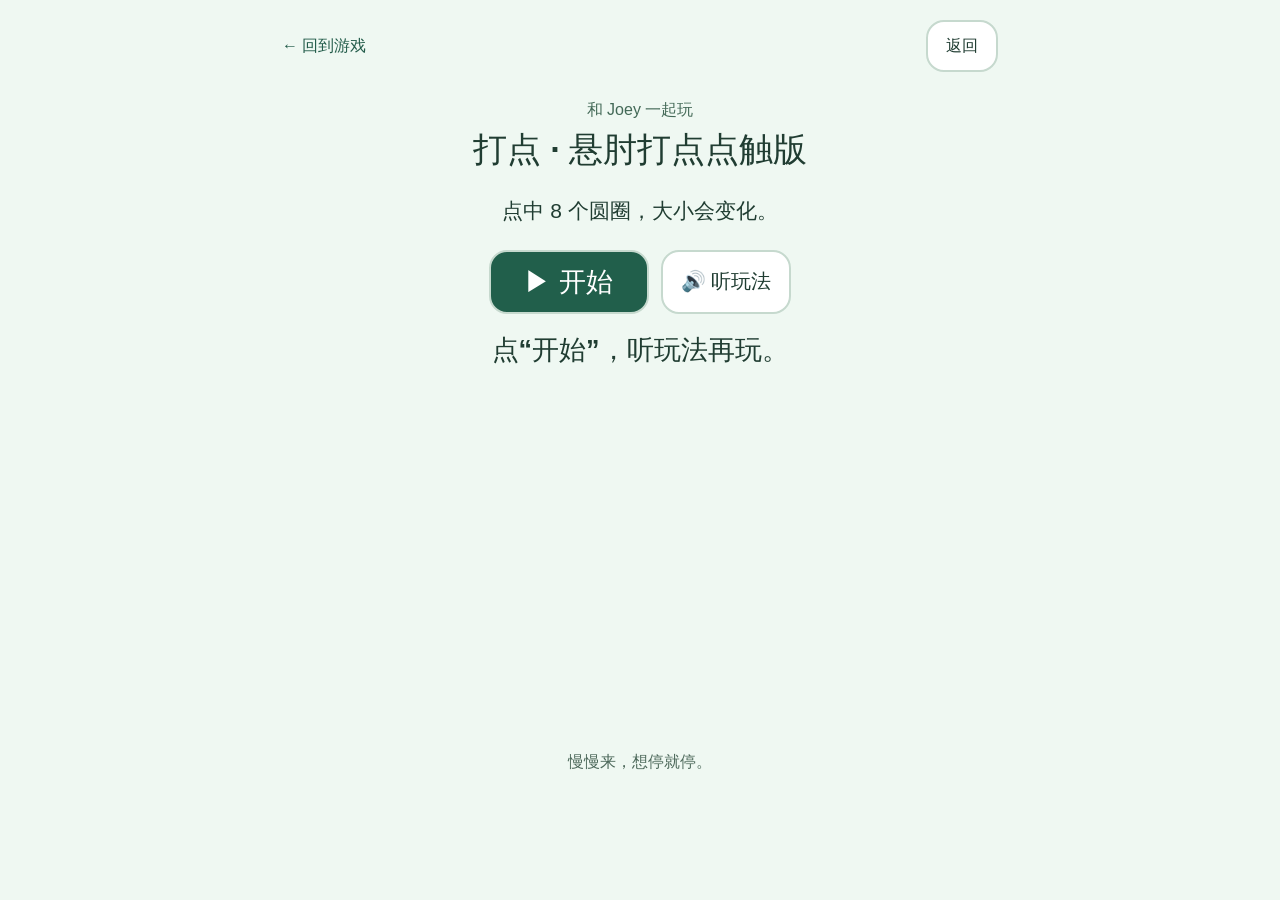
<file: frontend/games/focus.html>
<!doctype html>
<html lang="zh-CN"><head><meta charset="utf-8"><meta name="viewport" content="width=device-width,initial-scale=1,viewport-fit=cover,maximum-scale=1,user-scalable=no"><title>小步 · 点触游戏</title><link rel="stylesheet" href="focus.css"><script defer src="../js/lib/sound-focus.js"></script><script defer src="audio/manifest.js"></script><script defer src="voice.js"></script><script defer src="focus.js"></script></head>
<body><main><header><a id="back" href="joey.html?embed=1">← 回到游戏</a><button id="exit" type="button" aria-label="返回任务">返回</button></header><p class="eyebrow">和 Joey 一起玩</p><h1 id="title"></h1><p id="instruction"></p><div id="options" aria-label="选择方格数量" hidden><button data-size="3" aria-pressed="true">3 × 3</button><button data-size="4" aria-pressed="false">4 × 4</button></div><div class="voice-controls"><button id="start" type="button">▶ 开始</button><button id="speak" type="button">🔊 听玩法</button></div><p id="voice-hint" role="status"></p><p id="timer" hidden>用时 0 秒</p><p id="status" role="status" aria-live="polite"></p><section id="board" aria-label="游戏区"></section><footer><button id="again" type="button">重新开始</button></footer><p class="quiet">慢慢来，想停就停。</p></main></body></html>
</file>
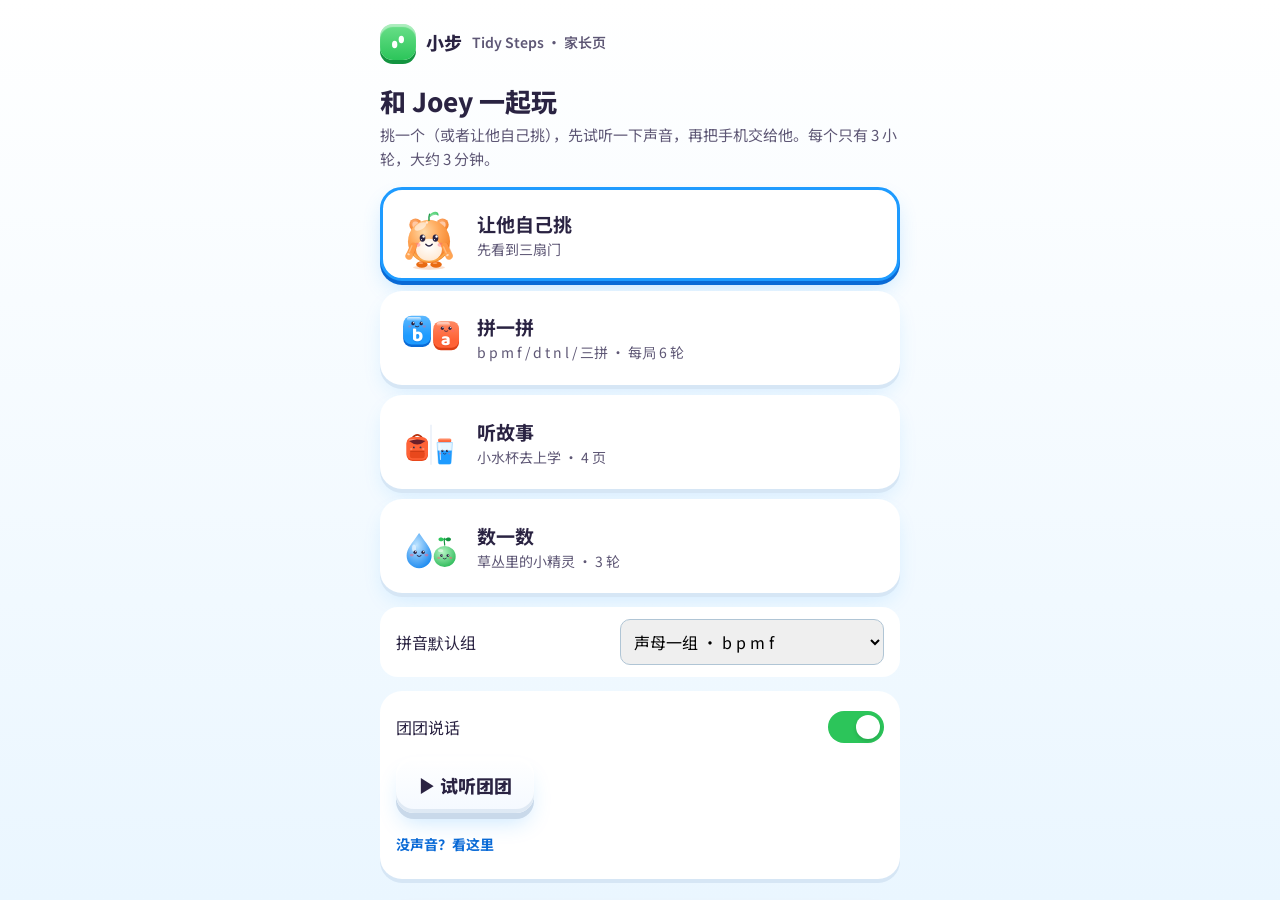
<file: frontend/games/joey.html>
<!DOCTYPE html>
<html lang="zh-CN">
<head>
<meta charset="utf-8">
<meta name="viewport" content="width=device-width,initial-scale=1,viewport-fit=cover,maximum-scale=1,user-scalable=no">
<meta name="theme-color" content="#EAF6FF">
<title>小步 · Tidy Steps｜Joey 一起玩</title>
<link rel="icon" href="data:,">
<link rel="stylesheet" href="tokens.css">
<style>
:root{
  --cream:#F4FAFF; --ink:var(--ts-ink-900); --ink2:var(--ts-ink-600);
  --coral:var(--ts-coral-500); --coral-d:var(--ts-coral-700); --sun:var(--ts-sun-500); --sun-d:var(--ts-sun-700);
  --sky:var(--ts-sky-500); --sky-d:var(--ts-sky-700); --leaf:var(--ts-leaf-500); --leaf-d:var(--ts-leaf-700); --plum:var(--ts-grape-500); --plum-d:var(--ts-grape-700);
  --spring:var(--ts-ease-spring);
  --font:var(--ts-font-cn);
}
*{box-sizing:border-box;-webkit-tap-highlight-color:transparent;user-select:none;-webkit-user-select:none}
html,body{margin:0;height:100%;background:var(--cream);color:var(--ink);font-family:var(--font);overflow:hidden;touch-action:manipulation;overscroll-behavior:none}
button{font:inherit;color:inherit;border:0;background:none;padding:0;cursor:pointer}
svg{display:block;overflow:visible}

/* ---------- 家长设置页 ---------- */
#setup{position:fixed;inset:0;overflow:auto;background:linear-gradient(180deg,#FFFFFF,#EAF6FF);padding:24px 20px 40px}
.sw{max-width:520px;margin:0 auto}
.brand{display:flex;align-items:center;gap:10px;font-weight:800;font-size:18px;color:var(--ink)}
.brand small{font-weight:600;color:var(--ink2);font-size:14px}
.brand .dot{width:36px;height:36px;border-radius:13px;background:linear-gradient(180deg,#6BE08A,var(--ts-leaf-500));display:grid;place-items:center;box-shadow:0 4px 0 var(--ts-leaf-700),inset 0 3px 1px rgba(255,255,255,.45)}
.sh{font-size:26px;font-weight:800;margin:22px 0 4px}
.sp{color:var(--ink2);font-size:15px;margin:0 0 16px;line-height:1.6}
.pick{display:flex;align-items:center;gap:14px;width:100%;background:#fff;border-radius:22px;padding:12px 16px;margin:10px 0;box-shadow:0 4px 0 #D6E6F5,0 10px 22px -6px rgba(30,155,255,.18);border:3px solid transparent;text-align:left;transition:transform .2s var(--spring)}
.pick:active{transform:scale(.97)}
.pick.on{border-color:var(--ts-sky-500);box-shadow:0 4px 0 var(--ts-sky-700),0 10px 22px -6px rgba(30,155,255,.3)}
.pick .pi{width:64px;height:64px;flex-shrink:0}
.pick b{font-size:19px;display:block}
.pick span small{color:var(--ink2);font-size:14px;display:block;margin-top:2px}
.prow{display:flex;align-items:center;justify-content:space-between;background:#fff;border-radius:18px;padding:12px 16px;margin:14px 0;font-size:16px}
.tog{width:56px;height:32px;border-radius:99px;background:var(--ts-ink-300);position:relative;transition:background .2s}
.tog::after{content:"";position:absolute;left:4px;top:4px;width:24px;height:24px;border-radius:50%;background:#fff;box-shadow:0 2px 4px rgba(0,0,0,.15);transition:transform .25s var(--spring)}
.tog.on{background:var(--leaf)}.tog.on::after{transform:translateX(24px)}
.go{display:flex;align-items:center;justify-content:center;gap:10px;width:100%;min-height:68px;border-radius:26px;font-size:22px;font-weight:800;color:#fff;
  background:linear-gradient(180deg,#FF8A63 0%,var(--ts-coral-500) 60%);box-shadow:var(--ts-raised-story);margin-top:22px;transition:transform .15s,box-shadow .15s}
.go:active{transform:translateY(7px);box-shadow:var(--ts-pressed-story)}
.tipbox{background:#FFF;border-radius:18px;padding:14px 16px;font-size:14px;color:var(--ink2);line-height:1.7;margin-top:16px}
.last{background:var(--ts-leaf-50);color:var(--ts-leaf-700);border-radius:16px;padding:10px 14px;font-size:14px;margin-top:10px}
.back{display:inline-block;margin-top:18px;color:var(--ink2);font-size:14px;text-decoration:none}

/* ---------- 儿童模式 ---------- */
#kid{position:fixed;inset:0;display:none;overflow:hidden;background:radial-gradient(130% 75% at 50% 0%,#FFFFFF 0%,#EEF8FF 50%,#D9EFFF 100%)}
#kid.show{display:block}
.bgdeco{position:absolute;inset:0;pointer-events:none}
.top{position:absolute;top:calc(12px + env(safe-area-inset-top));left:12px;right:12px;display:flex;justify-content:space-between;z-index:20;pointer-events:none}
.top .grp{display:flex;gap:10px;pointer-events:auto}
.ib{width:68px;height:68px;border-radius:50%;background:linear-gradient(180deg,#fff,#F4F9FF);box-shadow:var(--ts-raised-white);display:grid;place-items:center;transition:transform .15s var(--ts-ease-out),box-shadow .15s}
.ib svg{width:32px;height:32px}
.ib:active{transform:translateY(4px);box-shadow:var(--ts-pressed-white)}
#scene{position:absolute;inset:0;display:flex;align-items:center;justify-content:center}
.stage{position:relative;width:100%;height:100%;display:flex;flex-direction:column;align-items:center;justify-content:center;padding:84px 16px 24px}
.guide{position:absolute;left:8px;bottom:calc(10px + env(safe-area-inset-bottom));width:min(30vw,150px);z-index:5;cursor:pointer;touch-action:manipulation}
@media (orientation:portrait){ .stage{padding-bottom:calc(min(26vw,130px) + 20px)} .guide{width:min(26vw,130px)} }
@media (orientation:landscape){ .guide{width:min(24vh,190px);left:18px;bottom:18px} .stage{padding:80px 40px 24px 210px} }

/* 3D 主按钮 */
.big{position:relative;border-radius:34px;transition:transform .25s var(--spring)}
.big:active{transform:translateY(7px)}
.big::after{content:"";position:absolute;left:12%;right:46%;top:6px;height:min(14%,18px);border-radius:999px;background:linear-gradient(180deg,rgba(255,255,255,.42),rgba(255,255,255,0));pointer-events:none}
.door::after{left:9%;right:58%;top:7px}
.next{width:clamp(96px,24vmin,140px);height:clamp(96px,24vmin,140px);border-radius:50%;background:linear-gradient(180deg,#5FE27F 0%,var(--ts-leaf-500) 60%);box-shadow:var(--ts-raised-primary);display:grid;place-items:center}
.next:active{box-shadow:var(--ts-pressed-primary)}
.next svg{width:52%;height:52%}

/* 动画 */
@keyframes bob{0%,100%{transform:translateY(0)}50%{transform:translateY(-8px)}}
@keyframes breathe{0%,100%{transform:scale(1)}50%{transform:scale(1.06)}}
@keyframes squish{0%{transform:scale(1)}30%{transform:scale(1.18,.82)}55%{transform:scale(.9,1.12)}75%{transform:scale(1.04,.97)}100%{transform:scale(1)}}
@keyframes jump{0%,100%{transform:translateY(0) scale(1)}15%{transform:translateY(0) scale(1.1,.88)}45%{transform:translateY(-34%) scale(.94,1.08)}70%{transform:translateY(0) scale(1.08,.92)}}
@keyframes popin{0%{transform:scale(0) rotate(-10deg);opacity:0}70%{transform:scale(1.08) rotate(2deg);opacity:1}100%{transform:scale(1) rotate(0)}}
@keyframes glow{0%,100%{filter:drop-shadow(0 0 0 rgba(255,196,20,0))}50%{filter:drop-shadow(0 0 20px rgba(255,196,20,1))}}
@keyframes fly{0%{transform:translate(0,0) rotate(0) scale(.6);opacity:1}100%{transform:translate(var(--dx),var(--dy)) rotate(var(--r)) scale(1);opacity:0}}
@keyframes tap{0%,100%{transform:translate(0,0) scale(1)}50%{transform:translate(-6px,-6px) scale(.86)}}
@keyframes drive{0%{transform:translateX(0)}12%{transform:translateX(-5%) rotate(1.5deg)}40%{transform:translateX(16%) rotate(-2deg)}62%{transform:translateX(-7%) rotate(1deg)}80%{transform:translateX(3%)}100%{transform:translateX(0)}}
@keyframes wiggle{0%,100%{transform:rotate(0)}25%{transform:rotate(-7deg)}75%{transform:rotate(7deg)}}
@keyframes sway{0%,100%{transform:rotate(-3deg)}50%{transform:rotate(3deg)}}
@keyframes rise{0%{transform:translateY(60%)}100%{transform:translateY(0)}}
.bob{animation:bob 2.8s ease-in-out infinite}
.squish{animation:squish .5s var(--spring)}
.jump{animation:jump .7s ease-out}
.dance{animation:jump .6s ease-out 3}
.glow{animation:glow 1.6s ease-in-out infinite, breathe 1.6s ease-in-out infinite}
.hintpulse{animation:glow 1.1s ease-in-out infinite, breathe 1.1s ease-in-out infinite}
#hand{position:fixed;width:84px;height:84px;z-index:30;pointer-events:none;display:none}
#hand.show{display:block}
#hand svg{width:100%;height:100%;animation:tap 1s var(--ts-ease-out) infinite;filter:drop-shadow(0 6px 8px rgba(10,106,214,.3))}
#hand .ripple{transform-origin:35px 14px;transform-box:view-box;animation:ripple 1s ease-out infinite}
@keyframes ripple{0%{transform:scale(.4);opacity:.95}100%{transform:scale(1.9);opacity:0}}
.conf{position:fixed;width:18px;height:18px;z-index:40;pointer-events:none;animation:fly 1.3s cubic-bezier(.2,.7,.3,1) forwards}

/* 团团说话 */
.tt .m-open{display:none}
.tt.talk .m-open{display:block;animation:breathe .25s infinite}
.tt.talk .m-close{display:none}
.tt .armR{transform-origin:150px 120px;transition:transform .4s var(--spring)}
.tt.point .armR{transform:rotate(-55deg)}
.tt.wave .armR{animation:wave .5s ease-in-out infinite alternate}
@keyframes wave{from{transform:rotate(-80deg)}to{transform:rotate(-40deg)}}

/* 门（儿童首页） */
.doors{display:flex;gap:clamp(14px,3vmin,28px);flex-direction:column;align-items:center;width:100%}
@media (orientation:landscape){.doors{flex-direction:row;justify-content:center}}
.door{width:min(80vw,310px);height:min(21vh,180px);border-radius:var(--ts-radius-xl);display:flex;align-items:center;gap:10px;padding:10px 20px;color:#fff;font-weight:900;font-size:clamp(28px,7.4vmin,40px);letter-spacing:2px}
@media (orientation:landscape){.door{width:min(25vw,250px);height:min(56vh,330px);flex-direction:column;justify-content:center;padding:18px}}
.door .art{width:min(30vw,130px);height:min(30vw,130px);flex-shrink:0}
@media (orientation:landscape){.door .art{width:min(18vw,170px);height:min(18vw,170px)}}
.d1{background:linear-gradient(180deg,#5CB8FF 0%,var(--ts-sky-500) 60%);box-shadow:var(--ts-raised-pinyin)}.d1:active{box-shadow:var(--ts-pressed-pinyin)}
.d2{background:linear-gradient(180deg,#FF8A63 0%,var(--ts-coral-500) 60%);box-shadow:var(--ts-raised-story)}.d2:active{box-shadow:var(--ts-pressed-story)}
.d3{background:linear-gradient(180deg,#A07DFF 0%,var(--ts-grape-500) 60%);box-shadow:var(--ts-raised-count)}.d3:active{box-shadow:var(--ts-pressed-count)}
.door span{text-shadow:0 3px 0 rgba(0,0,0,.14)}

.doors{display:grid;grid-template-columns:repeat(2,minmax(0,1fr));gap:14px;max-width:850px}.doors .door{width:100%;height:clamp(110px,21vh,165px);min-width:0;flex-direction:column;justify-content:center;padding:12px;gap:6px;font-size:clamp(23px,4vmin,32px);text-decoration:none;letter-spacing:0}.doors .door .art{width:70px;height:65px}.focus-art{white-space:nowrap;display:grid;place-items:center;font-size:34px;font-weight:900}.d4{background:#2e7c5d;box-shadow:0 5px 0 #20553f}.d5{background:#a96213;box-shadow:0 5px 0 #74400c}@media(orientation:landscape){.doors{grid-template-columns:repeat(3,minmax(0,1fr))}.doors .door{height:clamp(110px,27vh,185px)}}
/* 拼一拼 */
.slots{display:flex;gap:clamp(10px,3vmin,18px);align-items:center;justify-content:center}
.slot{width:clamp(120px,32vmin,190px);height:clamp(132px,35vmin,210px);border-radius:34px;border:6px dashed var(--ts-sky-300);background:rgba(255,255,255,.7);position:relative}
.slot .ltr{position:absolute;inset:-6px}
.tray{display:flex;gap:clamp(18px,6vmin,40px);margin-top:clamp(24px,6vmin,46px);min-height:clamp(132px,35vmin,210px);align-items:center}
.ltr{width:clamp(120px,32vmin,190px);height:clamp(132px,35vmin,210px);position:relative;transition:transform .55s var(--spring)}
.ltr svg{width:100%;height:100%}
.ghost{opacity:0;pointer-events:none}
.merge .slot{border-color:transparent;background:transparent}
.merge{gap:0!important}
.result{display:flex;flex-direction:column;align-items:center;gap:6px;margin-top:10px}
.py{font-family:var(--ts-font-latin);font-size:clamp(64px,17vmin,110px);font-weight:800;color:var(--ts-coral-500);text-shadow:0 5px 0 var(--ts-coral-50);line-height:1;letter-spacing:2px;animation:popin .6s var(--spring)}
.pic{width:clamp(150px,40vmin,240px);height:clamp(120px,32vmin,190px);animation:popin .7s var(--spring)}
.word{font-size:clamp(28px,7vmin,40px);font-weight:900}
.word em{font-style:normal;color:var(--ts-coral-500)}

/* 绘本 */
.book{width:min(94vw,820px);background:#fff;border-radius:38px;padding:clamp(10px,2vmin,16px);box-shadow:0 10px 0 #CFE3F5,0 24px 40px -8px rgba(30,155,255,.22);display:flex;flex-direction:column;align-items:center}
@media (orientation:landscape){.book{width:min(70vw,760px)}}
.art2{width:100%;aspect-ratio:4/3;border-radius:28px;overflow:hidden;position:relative}
@media (orientation:landscape){.art2{aspect-ratio:16/8}}
.art2 svg{width:100%;height:100%}
.line{display:flex;flex-wrap:wrap;justify-content:center;gap:4px;margin:clamp(10px,2vmin,16px) 0 4px;min-height:60px;align-items:center}
.line button{font-size:clamp(28px,7vmin,40px);font-weight:900;padding:4px 12px;min-height:64px;border-radius:14px;transition:background .2s,transform .2s var(--spring)}
.line button.lit{background:var(--ts-sun-300);transform:translateY(-3px)}
.pg{display:flex;gap:10px;margin-top:6px}
.pg i{width:12px;height:12px;border-radius:50%;background:var(--ts-sky-100);display:block}
.pg i.on{background:var(--ts-coral-500)}
.nextwrap{position:absolute;right:clamp(14px,4vmin,30px);bottom:calc(clamp(14px,4vmin,30px) + env(safe-area-inset-bottom));z-index:6}
@media (orientation:portrait){.nextwrap{left:50%;right:auto;transform:translateX(-50%)}}

/* 数一数 */
.meadow{width:min(94vw,860px);aspect-ratio:3/3.9;border-radius:40px;position:relative;overflow:hidden;overflow:clip;box-shadow:0 10px 0 #4FCB6E,0 24px 40px -8px rgba(44,197,90,.3)}
@media (orientation:landscape){.meadow{aspect-ratio:16/9.6;width:min(70vw,800px);max-height:66vh}.spot{width:20%}}
.meadow>svg.bg{position:absolute;inset:0;width:100%;height:100%}
.spot{position:absolute;width:30%;aspect-ratio:1/1.1;cursor:pointer}
.crit{position:absolute;left:8%;right:8%;bottom:18%;top:0;transition:transform .55s var(--spring);transform:translateY(30%)}
.crit.out{transform:translateY(0)}
.crit svg{width:100%;height:100%}
.bush{position:absolute;left:-14%;right:-14%;bottom:-6%;height:46%;pointer-events:none}
.badge{pointer-events:none}
.badge{position:absolute;left:50%;top:-16%;transform:translateX(-50%);width:clamp(40px,10vmin,58px);height:clamp(40px,10vmin,58px);border-radius:50%;background:#fff;color:var(--ts-grape-500);font-family:var(--ts-font-latin);font-weight:800;font-size:clamp(26px,6.4vmin,36px);display:grid;place-items:center;box-shadow:0 5px 0 var(--ts-grape-300),0 10px 16px -4px rgba(91,47,224,.3);animation:popin .45s var(--spring)}
.sum{display:flex;align-items:center;gap:14px;margin-top:14px;animation:popin .6s var(--spring)}
.sum b{font-family:var(--ts-font-latin);font-size:clamp(72px,18vmin,120px);font-weight:800;color:var(--ts-grape-500);line-height:1;text-shadow:0 6px 0 var(--ts-grape-50)}

/* 只用发光、不改 transform 的目标（SVG 组、草丛里的小精灵） */
.tg.glow,.tg.hintpulse,.crit.glow,.crit.hintpulse{animation:glow 1.1s ease-in-out infinite}
.door .art svg,.pi svg{width:100%;height:100%}
/* 覆盖层 */
.ov{position:absolute;inset:0;z-index:25;display:flex;flex-direction:column;align-items:center;justify-content:center;gap:18px;background:rgba(240,248,255,.95);animation:popin .35s ease-out}
.ov .tt{width:min(46vmin,240px)}
.tthost{aspect-ratio:220/250}.tthost svg{width:100%;height:100%;display:block}
@media (prefers-reduced-motion:reduce){*{animation-duration:.01ms!important;animation-iteration-count:1!important;transition-duration:.01ms!important}}
/* v5：家长页声音卡 / 提示 */
.sndcard{background:#fff;border-radius:22px;padding:6px 16px 12px;margin:14px 0;box-shadow:0 4px 0 #D6E6F5}
.sndcard .prow{margin:6px 0;padding:8px 0;background:none}
.testrow{display:flex;align-items:center;gap:12px;flex-wrap:wrap}
.testbtn{height:56px;padding:0 22px;font:800 18px/1 var(--ts-font-cn);border-radius:18px}
.testres{font-size:14px;color:var(--ts-text-secondary)}
.testres.ok{color:var(--ts-leaf-700)}.testres.bad{color:var(--ts-coral-700)}
.tip{margin-top:10px;font-size:14px;color:var(--ts-text-secondary);line-height:1.7}
.tip summary{cursor:pointer;font-weight:700;color:var(--ts-sky-700);min-height:44px;display:flex;align-items:center}
.tip ol,.tipbox ul{margin:6px 0 0;padding-left:20px}
#btnDoor{width:auto;min-width:80px;display:flex;align-items:center;gap:5px;padding:0 10px;font-size:16px}#btnDoor svg{width:26px;height:26px}
.pgate{position:absolute;right:calc(14px + env(safe-area-inset-right));bottom:calc(14px + env(safe-area-inset-bottom));width:64px;height:64px;border-radius:50%;background:rgba(255,255,255,.85);box-shadow:0 3px 0 #D6E6F5;display:grid;place-items:center;opacity:.8}
.pgate svg.ic{width:28px;height:28px}
.pgate .ring circle{stroke:var(--ts-ink-600)}
/* v5：再听一次（团团旁的小喇叭；声音失败时跳动） */
.hear{position:absolute;z-index:6;width:64px;height:64px;border-radius:50%;background:linear-gradient(180deg,#fff,#F4F9FF);box-shadow:var(--ts-raised-white);display:grid;place-items:center;
  left:calc(min(26vw,130px) - 8px);bottom:calc(min(26vw,130px) * .8 + 10px + env(safe-area-inset-bottom));transition:transform .15s var(--ts-ease-out)}
@media (orientation:landscape){.hear{left:calc(min(24vh,190px) + 4px);bottom:calc(min(24vh,190px) * .8 + 18px)}}
.hear svg{width:30px;height:30px}
.hear:not(.alert){opacity:.9}
.hear:active{transform:translateY(4px);box-shadow:var(--ts-pressed-white)}
.hear.alert{animation:glow 1.1s ease-in-out infinite, breathe 1.1s ease-in-out infinite;background:linear-gradient(180deg,#FFE066,#FFC414);box-shadow:var(--ts-raised-sun)}
.mama{width:min(30vmin,150px);height:min(30vmin,150px)}
.ovrow{display:flex;align-items:center;gap:clamp(10px,4vmin,30px)}
.sheet{position:absolute;inset:0;z-index:40;background:rgba(42,35,66,.45);display:flex;align-items:flex-end;justify-content:center}
.sheet .card{background:#fff;border-radius:28px 28px 0 0;padding:22px 20px calc(22px + env(safe-area-inset-bottom));max-width:560px;width:100%;font-size:15px;line-height:1.7;color:var(--ts-text-primary)}
.sheet .card h3{margin:0 0 6px;font-size:20px}
.sheet .card ul{margin:0 0 14px;padding-left:20px;color:var(--ts-text-secondary)}
.sheet .row{display:flex;gap:12px;flex-wrap:wrap}
.sheet .row button{flex:1;min-height:60px;border-radius:18px;font:800 17px/1 var(--ts-font-cn)}
</style>
<link rel="stylesheet" href="thinking-hub.css">
</head>
<body>

<!-- ================= 家长设置（交出设备前） ================= -->
<section id="setup">
 <div class="sw">
  <div class="brand"><span class="dot"><svg width="20" height="20" viewBox="0 0 24 24"><ellipse cx="8" cy="15" rx="3.2" ry="4.5" fill="#fff"/><ellipse cx="16" cy="9" rx="3.2" ry="4.5" fill="#fff"/></svg></span>小步 <small>Tidy Steps · 家长页</small></div>
  <div class="sh">和 Joey 一起玩</div>
  <p class="sp">挑一个（或者让他自己挑），先试听一下声音，再把手机交给他。每个只有 3 小轮，大约 3 分钟。</p>
  <div id="picks"></div>
  <div class="sndcard">
   <div class="prow"><span>团团说话</span><button class="tog" id="tgSound" aria-label="声音开关"></button></div>
   <div class="testrow"><button class="ts-btn ts-white testbtn" id="btnTest">▶ 试听团团</button><span id="testRes" class="testres"></span></div>
   <details class="tip" id="sndTip"><summary>没声音？看这里</summary><ol>
    <li>先把手机<b>媒体音量</b>调大；iPhone 侧边静音键拨到响铃也试试。</li>
    <li><b>不要在微信 / QQ / 压缩包预览里直接打开</b>——先解压，再用 Safari 或 Chrome 打开 <code>joey.html</code>（或打开单文件版 <code>joey-onefile.html</code>）。</li>
    <li>点「试听团团」能听到，交给 Joey 后就能听到；听不到时，团团旁边的小喇叭会跳动，让他点一下就能重播。</li>
   </ol></details>
  </div>
  <button class="go" id="handoff">交给 Joey <svg width="26" height="26" viewBox="0 0 24 24"><path d="M8 5l11 7-11 7z" fill="#fff"/></svg></button>
  <div id="lastplay"></div>
  <div class="tipbox"><b>陪的时候（只在这一页显示，孩子看不到）</b>
   <ul>
    <li>坐在旁边就好，先别替他点；他卡住时指一指<b>发光、在跳的东西</b>，团团也会用小手指给他看。</li>
    <li>他点右上角<b>举手</b>＝请你过来帮忙：屏幕上只有团团和「妈妈」图标；你看完后点绿色 ▶ 继续。点右下角的<b>家长</b>进入家长页。</li>
    <li>点左上角<b>返回</b>回到上一层；不需要等待。</li>
    <li>点结束页右下角的<b>家长</b>进入家长页。</li>
    <li>团团说的话都是预先录好的童声；没有录音的句子才会用手机自带语音。</li>
   </ul></div>
 </div>
</section>

<!-- ================= 儿童模式 ================= -->
<section id="kid">
 <svg class="bgdeco" viewBox="0 0 400 800" preserveAspectRatio="xMidYMid slice">
  <circle cx="350" cy="80" r="70" fill="#FFE066" opacity=".45"/><circle cx="350" cy="80" r="44" fill="#FFE066" opacity=".5"/>
  <circle cx="40" cy="720" r="120" fill="#CFEAFF" opacity=".7"/><circle cx="390" cy="600" r="46" fill="#E8FBEA"/><circle cx="24" cy="210" r="28" fill="#F2ECFF"/>
 </svg>
 <div class="top">
  <div class="grp"><button class="ib" id="btnDoor" aria-label="返回"></button></div>
  <div class="grp"><button class="ib" id="btnHelp" aria-label="请妈妈帮忙"></button></div>
 </div>
 <div id="scene"></div>
 <div class="guide" id="guide" role="button" aria-label="团团（点我再听一次）"></div>
 <button class="hear" id="hear" aria-label="再听一次"></button>
 <div id="ovl"></div>
</section>
<div id="hand"></div>

<script src="ts-art.js"></script>
<script src="tuantuan.js"></script>
<script src="confetti.js"></script>
<link rel="stylesheet" href="pinyin.css">
<script src="audio/manifest.js"></script>
<script src="audio/pinyin-manifest.js"></script>
<script src="pinyin.js"></script>
<script src="../js/lib/sound-focus.js"></script>
<script src="voice.js"></script>
<script>
/* =========================================================
   小步 · Tidy Steps — Joey 儿童端 v5（预录童声 + 家长/孩子界面严格分开 + 按钮全检；共享 tokens.css / ts-art.js / tuantuan.js / confetti.js / voice.js）
   ========================================================= */
const $=s=>document.querySelector(s);
const KEY='tidyJoeyV5';
let _old={};try{_old=JSON.parse(localStorage.getItem(KEY)||localStorage.getItem('tidyJoeyV3')||'{}')}catch(e){}
// v5：旧版里孩子可能误点过静音并被记住 → 迁移时声音一律重新打开（静音只在家长页设置）
if(!localStorage.getItem(KEY)) _old.mute=false;
const ST=Object.assign({mute:false,plays:[],pyStart:0,pick:'choose'},_old);
const save=()=>localStorage.setItem(KEY,JSON.stringify(ST));

/* ---------------- 声音 ---------------- */
function say(parts,onend){ Voice.muted=ST.mute; Voice.play(parts,onend,{gapMs:180}); }
/* 团团实例（向导 + 覆盖层里的） */
const TUANS=new Set();let GUIDE=null;
function mountTuan(el,state){const t=new Tuan(el,{state:state||'idle'});TUANS.add(t);return t;}
function live(){return [...TUANS].filter(t=>t.alive&&t.host.isConnected);}
function talk(on){live().forEach(t=>t.talk(on));}
function talkFor(ms){live().forEach(t=>t.talkFor(ms));}
function syllable(){live().forEach(t=>t.syllable());}
Voice.on('start',cur=>{ live().forEach(t=>{t.setLevelSource(Voice.level); if(cur&&cur.est) t.talkFor(cur.est); else t.talk(true);}); });
Voice.on('end',()=>{ if(Voice.status==='blocked'||Voice.status==='notts') return; talk(false); }); // 没声音时让团团的嘴继续动一会儿（talkFor 自己会停）
Voice.on('ok',()=>{const h=$('#hear');if(h)h.classList.remove('alert');});
Voice.on('fail',()=>{ live().forEach(t=>{t.setLevelSource(null);t.talkFor(1600);}); const h=$('#hear');if(h&&!ST.mute)h.classList.add('alert');});
function replay(){ sPop(); if(GUIDE&&GUIDE.state!=='cheer')GUIDE.play('happy'); Voice.muted=ST.mute; Voice.replay(); }
let AC=null;
function unlockAudio(){ try{AC=AC||new(window.AudioContext||window.webkitAudioContext)(); if(AC.state==='suspended')AC.resume();}catch(e){} Voice.unlock(); }
const tones=new Set(),toneOwner={};SoundFocus.register(toneOwner,()=>{for(const o of tones)try{o.stop();}catch(_){}tones.clear();});
window.addEventListener('pagehide',()=>SoundFocus.remove(toneOwner));
function tone(seq){ if(ST.mute||SoundFocus.active)return;SoundFocus.claim(toneOwner); try{AC=AC||new(window.AudioContext||window.webkitAudioContext)();const t0=AC.currentTime;
  seq.forEach(([f,d,st,type])=>{const o=AC.createOscillator(),g=AC.createGain();o.type=type||'sine';
    o.frequency.setValueAtTime(f,t0+st);o.frequency.exponentialRampToValueAtTime(f*1.25,t0+st+d*.6);
    g.gain.setValueAtTime(0,t0+st);g.gain.linearRampToValueAtTime(.16,t0+st+.015);g.gain.exponentialRampToValueAtTime(.001,t0+st+d);
    tones.add(o);o.onended=()=>{tones.delete(o);if(!tones.size)SoundFocus.release(toneOwner);};o.connect(g);g.connect(AC.destination);o.start(t0+st);o.stop(t0+st+d+.05);});}catch(e){} }
const sPop=()=>tone([[520,.16,0]]);
const sBoing=()=>tone([[300,.28,0,'triangle'],[600,.2,.08]]);
const sJoy=()=>tone([[523,.2,0],[659,.2,.1],[784,.22,.2],[1046,.35,.32]]);

/* ---------------- 插画（全部原创 SVG） ---------------- */
const BOOK=[
 {txt:['早上好，','小水杯！'],say:'点一点小水杯，叫它起床。',
  draw:(st)=>`<svg viewBox="0 0 800 600" preserveAspectRatio="xMidYMid slice">${room()}<g id="tgt" class="tg" transform="translate(250 191) scale(1.5)" style="cursor:pointer">${cup(st?'awake':'sleep',.15)}</g>
   ${st?'':`<text x="320" y="190" font-size="40" font-weight="900" fill="#9FB7D6" font-family="var(--font)">z z</text>`}</svg>`},
 {txt:['咕嘟咕嘟，','装满水。'],say:'点一点水壶，给小水杯加水。',
  draw:(st)=>`<svg viewBox="0 0 800 600" preserveAspectRatio="xMidYMid slice">${room()}<g transform="translate(250 191) scale(1.5)">${cup('awake',st?.9:.15)}</g>
   <g id="tgt" class="tg" transform="translate(${st?440:520} ${st?120:270}) rotate(${st?-35:0}) scale(1.1)" style="cursor:pointer;transition:transform .6s">
    <ellipse cx="0" cy="60" rx="70" ry="64" fill="#9C7BE0"/><ellipse cx="0" cy="54" rx="64" ry="56" fill="#B49AEB"/><path d="M-60 40 Q-120 20 -126 -10" stroke="#9C7BE0" stroke-width="18" fill="none" stroke-linecap="round"/>
    <path d="M40 20 Q90 40 66 100" stroke="#7A58C4" stroke-width="14" fill="none" stroke-linecap="round"/><rect x="-26" y="-12" width="52" height="18" rx="9" fill="#7A58C4"/>
    <circle cx="-16" cy="56" r="5" fill="#2C2018"/><circle cx="16" cy="56" r="5" fill="#2C2018"/><path d="M-6 70 Q0 75 6 70" stroke="#2C2018" stroke-width="3" fill="none" stroke-linecap="round"/></g>
   ${st?`<path d="M372 168 Q330 190 290 214" stroke="#5DB8F5" stroke-width="12" fill="none" stroke-linecap="round" stroke-dasharray="6 14"/>`:''}</svg>`},
 {txt:['书包，','张开大嘴巴！'],say:'点一点书包，让它张开嘴。',
  draw:(st)=>`<svg viewBox="0 0 800 600" preserveAspectRatio="xMidYMid slice">${room()}<g transform="translate(190 250) scale(1.3)">${cup('awake',.9)}</g>
   <g id="tgt" class="tg" transform="translate(540 330) scale(1.2)" style="cursor:pointer">${bag(st?'wide':false)}</g></svg>`},
 {txt:['扑通！','出发啦！'],say:'点一点小水杯，跳进书包！',
  draw:(st)=>`<svg viewBox="0 0 800 600" preserveAspectRatio="xMidYMid slice">${room()}
   <g transform="translate(540 330) scale(1.2)">${bag(st?false:'wide')}</g>
   <g id="tgt" class="tg" style="cursor:pointer;transition:transform .9s cubic-bezier(.5,-0.35,.5,1.35);transform:${st?'translate(540px,286px) scale(.4)':'translate(190px,250px) scale(1.3)'}">${cup('awake',.9)}</g>
   ${st?`<g transform="translate(540 330) scale(1.2)"><rect x="-74" y="-46" width="148" height="16" rx="8" fill="#FF7A59"/></g>`:''}</svg>`}
];
const COUNT=[{kind:'drop',name:'小水滴',n:2,spots:[[14,48],[58,54]]},
             {kind:'cloud',name:'云朵宝宝',n:3,spots:[[4,44],[37,58],[70,44]]},
             {kind:'sprout',name:'小芽芽',n:4,spots:[[2,40],[25,60],[50,40],[73,60]]}];
const CN=['一','二','三','四','五'];const CNQ=['一','两','三','四','五']; // “一共两个”

/* ---------------- 提示系统：3 秒不动 → 小手 + 再说一次 ---------------- */
let hintT=null,hintSel=null,hintSay=null,hinted=false;
function setHint(sel,sayTxt){hintSel=sel;hintSay=sayTxt;hinted=false;armHint();}
function armHint(){clearTimeout(hintT);hideHand();if(!hintSel)return;hintT=setTimeout(showHint,3000);}
function showHint(){const el=document.querySelector(hintSel);if(!el)return;
  if(Voice.speaking){hintT=setTimeout(showHint,1200);return;} // 团团还在说话：等说完再提示，不打断
  el.classList.add('hintpulse');
  const r=el.getBoundingClientRect();const h=$('#hand');h.innerHTML=ICON.hand;h.style.left=(r.left+r.width*.55)+'px';h.style.top=(r.top+r.height*.5)+'px';h.classList.add('show');
  if(GUIDE)GUIDE.pointAt(el);if(!hinted&&hintSay){hinted=true;say(hintSay);} }
function hideHand(){if(GUIDE&&GUIDE.state==='point')GUIDE.set('idle');$('#hand').classList.remove('show');document.querySelectorAll('.hintpulse').forEach(e=>e.classList.remove('hintpulse'));}
document.addEventListener('pointerdown',()=>{armHint();},true);
function guidePose(p){if(!GUIDE)return;GUIDE.set(p||'idle');}
function guideJoy(){if(GUIDE)GUIDE.play('cheer');}
function guideHappy(){if(GUIDE)GUIDE.play('happy');}
function squish(el){if(!el)return;el.classList.remove('squish');void el.getBBox;void el.offsetWidth;el.classList.add('squish');}
function confetti(){Confetti.burst({x:innerWidth/2,y:innerHeight*.42,count:110});}

/* 换场景后，旧场景里排队的定时器作废（防止“下一个”按钮出现在三扇门页上） */
let EPOCH=0; function later(fn,ms){const e=EPOCH; return setTimeout(()=>{ if(e===EPOCH) fn(); },ms);}
const LOCK=`<svg class="ic" viewBox="0 0 24 24"><rect x="5" y="10.5" width="14" height="10" rx="3" fill="#5E5775"/><path d="M8 10.5V8a4 4 0 0 1 8 0v2.5" stroke="#5E5775" stroke-width="2.4" fill="none"/><circle cx="12" cy="15.5" r="1.6" fill="#fff"/></svg>`;
const MAMA=`<svg class="mama" viewBox="0 0 120 120"><circle cx="60" cy="60" r="56" fill="#FFE3EA"/><path d="M26 62 C24 30 42 18 60 18 C80 18 96 30 94 62 C92 50 86 44 78 40 C70 48 52 50 40 44 C34 48 28 54 26 62Z" fill="#5B3A2E"/><circle cx="60" cy="16" r="10" fill="#5B3A2E"/>
 <ellipse cx="60" cy="66" rx="30" ry="32" fill="#FFD9C2"/><path d="M30 60 C30 40 44 36 60 36 C76 36 90 40 90 60 C84 50 74 46 60 46 C46 46 36 50 30 60Z" fill="#5B3A2E"/>
 <ellipse cx="49" cy="66" rx="4" ry="5" fill="#2A2342"/><ellipse cx="71" cy="66" rx="4" ry="5" fill="#2A2342"/><path d="M50 80 Q60 88 70 80" stroke="#2A2342" stroke-width="3.5" fill="none" stroke-linecap="round"/>
 <ellipse cx="42" cy="78" rx="6" ry="4" fill="#FF5E78" opacity=".35"/><ellipse cx="78" cy="78" rx="6" ry="4" fill="#FF5E78" opacity=".35"/><path d="M98 108 l-11 -11 a7 7 0 0 1 11 -9 a7 7 0 0 1 11 9z" fill="#FF5E78" stroke="#fff" stroke-width="3"/></svg>`;
const AGAIN=`<svg viewBox="0 0 40 40"><path d="M30 20a10 10 0 1 1-3-7.1" stroke="#fff" stroke-width="5" fill="none" stroke-linecap="round"/><path d="M29 5v9h-9z" fill="#fff"/></svg>`;
const HOME=`<svg viewBox="0 0 40 40"><path d="M6 19 L20 7 L34 19" stroke="#fff" stroke-width="5" fill="none" stroke-linecap="round" stroke-linejoin="round"/><path d="M11 18 V32 H29 V18" fill="#fff"/><rect x="17" y="24" width="6" height="8" rx="2" fill="#22B550"/></svg>`;
function parentSheet(onBack){ if(EMBED) return exitEmbed(); Voice.stop(); clearTimeout(hintT); hideHand();
  const d=document.createElement('div'); d.className='sheet'; d.innerHTML=`<div class="card"><h3>给家长：Joey 请你帮忙了</h3><ul>
   <li>先别替他点。指一指屏幕上<b>发光、在跳</b>的东西，或者点一下团团让它再说一遍。</li>
   <li>他不想玩了也没关系：点左上角“返回”就能离开，不用补。</li>
   <li>没有声音：看家长页的「没声音？看这里」。</li></ul>
   <div class="row"><button class="ts-btn ts-primary" id="shBack">回到游戏</button><button class="ts-btn ts-white" id="shParent">结束，回家长页</button></div></div>`;
  $('#kid').appendChild(d); $('#shBack').onclick=()=>{sPop();d.remove();onBack&&onBack();}; $('#shParent').onclick=()=>{d.remove();toParent();}; }
function toParent(){ PinyinGame.stop();if(EMBED) return exitEmbed('xb-games-parent'); EPOCH++; Voice.stop(); clearTimeout(hintT); hideHand(); if(A){ST.plays.push({act:A.act,helped:!!A.helped,t:Date.now()});save();} A=null;
  $('#ovl').innerHTML='';$('#scene').innerHTML='';$('#guide').style.visibility='';$('#hear').style.visibility='';$('#kid').classList.remove('show');$('#setup').style.display='';$('#testRes').textContent='';$('#testRes').className='testres';renderSetup();window.scrollTo(0,0);$('#setup').scrollTop=0; }

/* ---------------- 嵌入模式（新前端 v1）：?embed=1 ----------------
   受众审查：嵌入时本页只有“孩子”画面——家长设置页 #setup 与“给家长”提示单都不出现；
   家长的选择（他自己选 / 我来指定）在新前端的家长区里设置，并通过 ?go= 传进来；没设置 = 直接三扇门。
   需要离开时，向外层发 postMessage({type:'xb-games-exit'})，回到 Joey 的任务门。 */
const EMBED=new URLSearchParams(location.search).get('embed')==='1';
function exitEmbed(type='xb-games-exit'){ PinyinGame.stop();EPOCH++; Voice.stop(); clearTimeout(hintT); hideHand(); try{ parent.postMessage({type},location.origin); }catch(e){} }
/* ---------------- 儿童模式框架 ---------------- */
let A=null; // 当前活动状态
function enterKid(){ $('#setup').style.display='none'; $('#kid').classList.add('show');
  $('#btnDoor').innerHTML=ICON.door+'<span>返回</span>'; $('#btnHelp').innerHTML=ICON.help; $('#hear').innerHTML=ICON.sound; $('#hear').classList.remove('alert');
  $('#btnDoor').onclick=doorDone;
  $('#guide').innerHTML='<div class="tthost"></div>';GUIDE=mountTuan($('#guide .tthost'));
  $('#guide').onclick=replay; $('#hear').onclick=replay;
  if(ST.pick==='choose') kidHome(true); else start(ST.pick); }
function doorDone(){ sBoing(); clearTimeout(hintT); hideHand(); Voice.stop(); if(A && ST.pick==='choose'){ if(A){ST.plays.push({act:A.act,helped:!!A.helped,t:Date.now()});save();} A=null; $('#ovl').innerHTML=''; $('#hear').style.visibility=''; kidHome(); } else if(EMBED && !A) exitEmbed(); else bye(); }
$('#btnHelp').onclick=()=>{sBoing();clearTimeout(hintT);hideHand();if(A)A.helped=true;$('#hear').style.visibility='hidden';
  $('#ovl').innerHTML=`<div class="ov"><div class="ovrow"><div class="tthost" id="ovtt" style="width:min(40vmin,220px)"></div>${MAMA}</div>
   <button class="big next" id="ovgo" aria-label="继续">${ICON.next}</button><button class="pgate" id="ovgate" aria-label="家长">${LOCK}</button></div>`;
  mountTuan($('#ovtt'),'wave');say('我们请妈妈来帮忙！',()=>{});
  const back=()=>{sPop();$('#ovl').innerHTML='';$('#hear').style.visibility='';Voice.stop();armHint();};
  $('#ovgo').onclick=back; $('#ovgate').onclick=toParent;};
function bye(){PinyinGame.stop();EPOCH++;clearTimeout(hintT);hideHand();setHint(null);if(A){ST.plays.push({act:A.act,helped:!!A.helped,t:Date.now()});save();}
  $('#scene').innerHTML='';$('#guide').style.visibility='hidden';$('#hear').style.visibility='hidden';
  $('#ovl').innerHTML=`<div class="ov"><div class="tthost" id="byett" style="width:min(56vmin,300px)"></div>
    <button class="big next" id="again" aria-label="再玩一次">${ST.pick==='choose'?HOME:AGAIN}</button><button class="pgate" id="byegate" aria-label="家长">${LOCK}</button></div>`;
  const bt=mountTuan($('#byett'),'wave');setTimeout(()=>bt.play('happy'),200);setTimeout(()=>bt.set('wave'),1600);say('玩好啦，下次见！');
  A=null;
  $('#again').onclick=e=>{squish(e.currentTarget);sPop();setTimeout(()=>{$('#ovl').innerHTML='';$('#guide').style.visibility='';$('#hear').style.visibility='';if(ST.pick==='choose')kidHome();else start(ST.pick);},200);};
  $('#byegate').onclick=toParent;}

/* ---------- 儿童首页：三扇门 ---------- */
function kidHome(first){$('#scene').classList.add('hub-scene');PinyinGame.stop();EPOCH++;A=null;Voice.stop();clearTimeout(hintT);hideHand();setHint(null);
 $('#scene').innerHTML=`<div class="stage thinking-hub"><h1>闯关小游戏</h1><p class="hub-note">看规则 · 找规律 · 慢慢想</p><div class="featured-games">
 <a class="featured-game rules" id="game-rules" href="thinking.html?game=rules"><div class="game-symbol" aria-hidden="true">● ⇄ ▲</div><div><strong>规则换换换</strong><span>颜色 → 形状 → 听口令切换</span><small>两档可选 · 约 2～4 分钟</small></div><b aria-hidden="true">›</b></a>
 <a class="featured-game patterns" id="game-patterns" href="thinking.html?game=patterns"><div class="game-symbol" aria-hidden="true">● ■ ● ?</div><div><strong>下一个是什么</strong><span>两两交替 · 成对重复 · 三个一组 · 大小交替</span><small>选一选，听规律演示</small></div><b aria-hidden="true">›</b></a></div>
 <details class="more-games"><summary>更多活动</summary><p>拼音、故事和数数，自愿选择。</p><div class="more-grid"><button id="door-pinyin">拼一拼</button><button id="door-book">听故事</button><button id="door-count">数一数</button></div></details></div>`;
 ['rules','patterns'].forEach(k=>{const a=$('#game-'+k),q=new URLSearchParams(location.search);q.set('game',k);a.href='thinking.html?'+q.toString();a.onclick=()=>{Voice.stop();clearTimeout(hintT);EPOCH++;};});
 ['pinyin','book','count'].forEach(k=>$('#door-'+k).onclick=()=>{start(k);});
 say('想玩哪个？点一点！');}
function start(k){$('#scene').classList.remove('hub-scene');PinyinGame.stop();SoundFocus.stopAll();EPOCH++;A={act:k,i:0,rounds:0};if(k==='pinyin')openPinyin();if(k==='book')bookPage(true);if(k==='count')countRound(true);}
function nextBtn(fn){const w=document.createElement('div');w.className='nextwrap';w.innerHTML=`<button class="big next glow" id="nx" aria-label="下一个">${ICON.next}</button>`;
  $('#scene .stage').appendChild(w);$('#nx').onclick=e=>{squish(e.currentTarget);sPop();later(fn,200);};setHint('#nx',null);}
function finish(){guideJoy();confetti();sJoy();say('都玩好啦！我们跳个舞！',()=>{});Confetti.rain(1400);later(()=>{ if(A){ST.plays.push({act:A.act,helped:!!A.helped,t:Date.now()});save();} A=null; if(ST.pick==='choose')kidHome(); else bye();},2600);}

/* ---------- 1 拼一拼（字母会说话，拼完会活过来） ---------- */
function openPinyin(){
 setHint(null);clearTimeout(hintT);hideHand();
 PinyinGame.open($('#scene'),{level:ST.pyLevel||'bpmf',onLevelChange:level=>{ST.pyLevel=level;save();},onFinish:(level,n)=>{if(A){A.i=n;A.rounds=n;A.level=level;}finish();}});
}

/* ---------- 2 听故事（4 页，点一点让画面动起来） ---------- */
function bookPage(first){const p=BOOK[A.i];A.st=false;
 $('#scene').innerHTML=`<div class="stage"><div class="book"><div class="art2" id="art">${p.draw(false)}</div>
   <div class="line" id="line">${p.txt.map((t,j)=>`<button data-j="${j}">${t}</button>`).join('')}</div>
   <div class="pg">${BOOK.map((_,k)=>`<i class="${k<=A.i?'on':''}"></i>`).join('')}</div></div></div>`;
 bindBook();
 say(p.say); setHint('#tgt',p.say);}
function bindBook(){const p=BOOK[A.i];
 const t=$('#tgt');t.classList.add('glow');t.onclick=()=>bookAct();
 document.querySelectorAll('#line button').forEach(b=>b.onclick=()=>{sPop();document.querySelectorAll('#line button').forEach(x=>x.classList.remove('lit'));b.classList.add('lit');say(b.textContent.replace(/[，！。]/g,''));});}
function readLine(){const bs=[...document.querySelectorAll('#line button')];bs.forEach(b=>b.classList.add('lit'));say(BOOK[A.i].txt.join(''),()=>bs.forEach(b=>b.classList.remove('lit')));}
function bookAct(){if(A.st)return;A.st=true;const p=BOOK[A.i];sBoing();
 $('#art').innerHTML=p.draw(true); const t=$('#tgt'); if(t){t.classList.remove('glow');t.onclick=()=>{sPop();readLine();};}
 if(A.i===1){later(()=>{const w=document.querySelector('#art .water');},50);}
 if(A.i===3){later(()=>{confetti();sJoy();guideJoy();},800);}
 later(readLine,450);
 later(()=>nextBtn(()=>{A.i++; if(A.i>=BOOK.length)finish(); else bookPage(false);}),1500);}

/* ---------- 3 数一数（原创小精灵，点一只数一个） ---------- */
function countRound(first){const r=COUNT[A.i];A.got=[];
 $('#scene').innerHTML=`<div class="stage"><div class="meadow" id="mw">${MEADOW}
   ${r.spots.map((s,j)=>`<div class="spot" style="left:${s[0]}%;top:${s[1]}%"><button class="crit" id="c${j}" aria-label="${r.name}">${critter(r.kind,'k'+A.i+j)}</button><div class="bush">${BUSH}</div><div class="bslot" id="bd${j}"></div></div>`).join('')}
  </div><div id="sum"></div></div>`;
 r.spots.forEach((_,j)=>$('#c'+j).parentNode.onclick=()=>critTap(j));
 later(()=>$('#c0').classList.add('glow'),300);
 say(first?`草丛里藏着${r.name}，点一点，一起数！`:`${r.name}来啦，点一点！`); setHint('#c0',`点一点${r.name}！`);}
function critTap(j){const r=COUNT[A.i];const el=$('#c'+j);
 if(A.got.includes(j)){squish(el);sPop();say(CN[A.got.indexOf(j)]);return;}
 A.got.push(j);const n=A.got.length;el.classList.remove('glow');el.classList.add('out');tone([[440+n*110,.22,0,'triangle']]);
 later(()=>{el.classList.add('jump');},120);
 const b=document.createElement('div');b.className='badge';b.textContent=n;el.parentNode.appendChild(b);
 say(CN[n-1]);guideHappy();
 const left=r.spots.map((_,k)=>k).filter(k=>!A.got.includes(k));
 if(left.length){const nx=$('#c'+left[0]);nx.classList.add('glow');setHint('#c'+left[0],null);}
 else { setHint(null);clearTimeout(hintT);
   later(()=>{ r.spots.forEach((_,k)=>{const e=$('#c'+k);e.classList.remove('jump');void e.offsetWidth;e.classList.add('dance');});
     $('#sum').innerHTML=`<div class="sum"><b>${r.n}</b><div style="width:clamp(70px,18vmin,110px)">${critter(r.kind,'s'+A.i)}</div></div>`;
     say(`一共${CNQ[r.n-1]}个${r.name}！`);sJoy();confetti();guideJoy();
     A.i++; later(()=>nextBtn(()=>{ if(A.i>=COUNT.length)finish(); else countRound(false); }),1300);},650); } }

/* ---------------- 家长设置页 ---------------- */
const OPTS=[{k:'choose',t:'让他自己挑',s:'先看到三扇门'},{k:'pinyin',t:'拼一拼',s:'b p m f / d t n l / 三拼 · 每局 6 轮'},{k:'book',t:'听故事',s:'小水杯去上学 · 4 页'},{k:'count',t:'数一数',s:'草丛里的小精灵 · 3 轮'}];
function renderSetup(){
 $('#picks').innerHTML=OPTS.map(o=>`<button class="pick ${ST.pick===o.k?'on':''}" data-k="${o.k}"><div class="pi">${o.k==='choose'?`<div class="tthost pickt" style="width:60px"></div>`:doorArt(o.k)}</div><span><b>${o.t}</b><small>${o.s}</small></span></button>`).join('');
 let config=document.getElementById('pinyinParentConfig');if(!config){config=document.createElement('div');config.id='pinyinParentConfig';config.className='prow';$('#picks').after(config);}
 config.replaceChildren();const label=document.createElement('label');label.textContent='拼音默认组 ';label.htmlFor='py-level';const select=document.createElement('select');select.id='py-level';select.setAttribute('aria-label','拼音默认组');
 for(const level of PinyinCourse.levels){const option=document.createElement('option');option.value=level.id;option.textContent=level.name+' · '+level.label;select.append(option);}select.value=ST.pyLevel||'bpmf';select.onchange=()=>{ST.pyLevel=select.value;save();};config.append(label,select);
 const pk=document.querySelector('.pickt');if(pk)mountTuan(pk);
 document.querySelectorAll('.pick').forEach(b=>b.onclick=()=>{ST.pick=b.dataset.k;save();renderSetup();});
 $('#tgSound').classList.toggle('on',!ST.mute);
 const L=ST.plays.slice(-1)[0];const nm={pinyin:'拼一拼',book:'听故事',count:'数一数'};
 const pk2=document.querySelector('.pickt'); $('#lastplay').innerHTML=L?`<div class="last">Joey 刚玩了「${nm[L.act]}」${L.helped?' · 中间举手找过妈妈':''}</div>`:'';}
$('#tgSound').onclick=()=>{ST.mute=!ST.mute;save();renderSetup();if(ST.mute)Voice.stop();};
$('#btnTest').onclick=()=>{unlockAudio();const r=$('#testRes');r.className='testres';r.textContent='播放中…';
  if(ST.mute){ST.mute=false;save();renderSetup();}
  let failed=false;const off=()=>{failed=true;};Voice.on('fail',off);
  Voice.muted=false;Voice.play('你好呀，我是团团！想玩哪个？点一点！',()=>{ r.className='testres '+(failed?'bad':'ok'); r.textContent=failed?'没播出来：请看下面「没声音？」':'听到了吗？听到就可以交给 Joey 了。'; if(failed)$('#sndTip').open=true; });};
$('#handoff').onclick=()=>{unlockAudio(); enterKid();};
if(!new URLSearchParams(location.search).get('embed'))renderSetup();
// 直达参数（截图/调试用）：?kid=1&go=pinyin|book|count
const P=new URLSearchParams(location.search); if(P.get('mute')==='1'){ST.mute=true;} if(P.get('kid')){ if(P.get('go'))ST.pick=P.get('go'); enterKid(); }
if(EMBED){ $('#setup').innerHTML=''; $('#setup').style.display='none'; const g=P.get('go'); ST.pick=['pinyin','book','count'].includes(g)?g:'choose';
  document.addEventListener('pointerdown',()=>unlockAudio(),{once:true,capture:true}); enterKid(); }
document.addEventListener('visibilitychange',()=>{ if(document.hidden) Voice.stop(); });
</script>
</body>
</html>
</file>
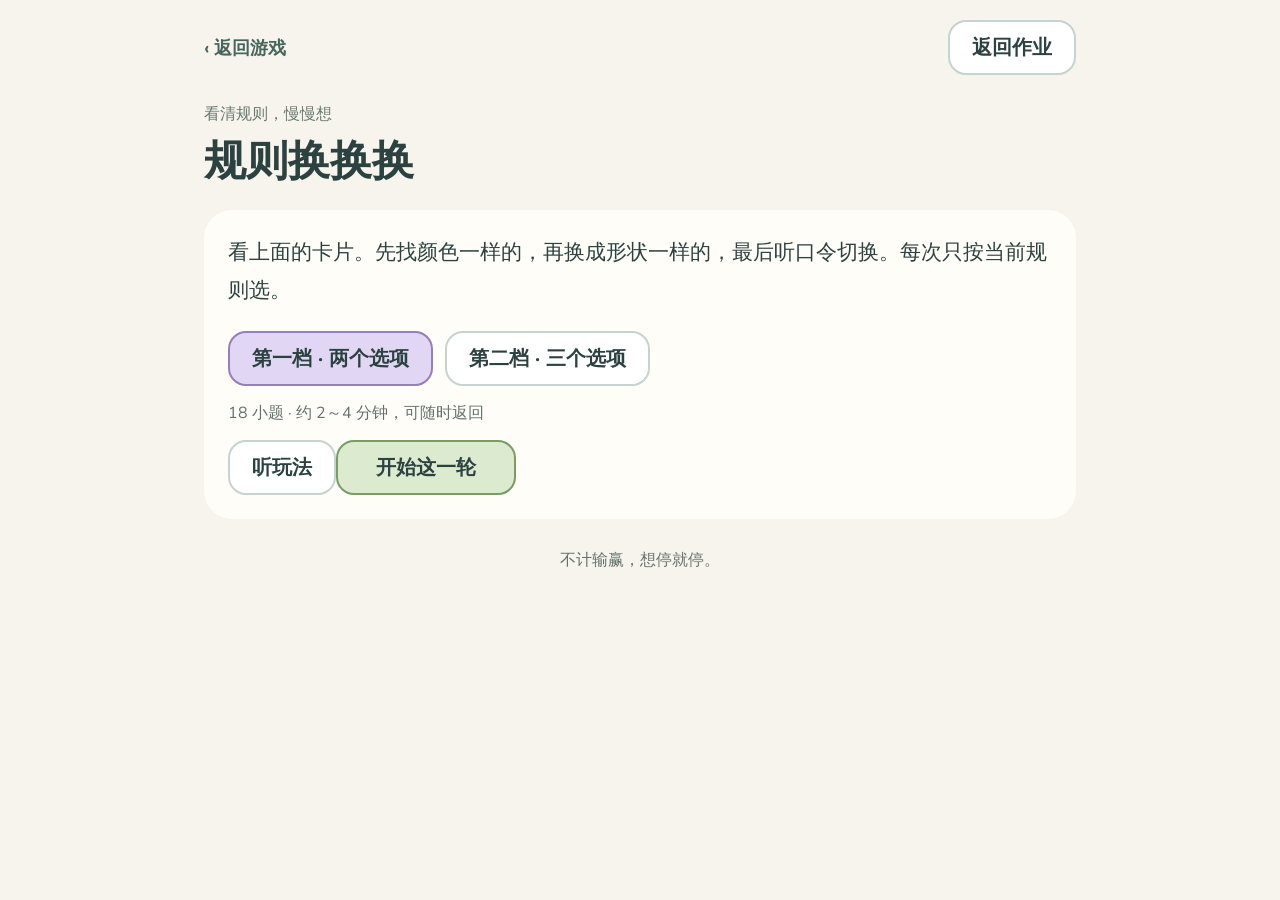
<file: frontend/games/thinking.html>
<!doctype html><html lang="zh-CN"><head><meta charset="utf-8"><meta name="viewport" content="width=device-width,initial-scale=1,viewport-fit=cover,maximum-scale=1,user-scalable=no"><title>小步 · 闯关小游戏</title><link rel="stylesheet" href="thinking.css"><script defer src="../js/lib/sound-focus.js"></script><script defer src="audio/thinking-manifest.js"></script><script defer src="voice.js"></script><script defer src="thinking-model.js"></script><script defer src="thinking.js"></script></head><body><main><header><a id="back" href="joey.html?embed=1">‹ 返回游戏</a><button id="exit">返回作业</button></header><p class="eyebrow">看清规则，慢慢想</p><h1 id="title"></h1><section id="setup"><p id="intro"></p><div id="levels" aria-label="难度"><button data-level="1" aria-pressed="true">第一档 · 两个选项</button><button data-level="2" aria-pressed="false">第二档 · 三个选项</button></div><p id="length"></p><button id="instructions">听玩法</button><button id="start" class="primary">开始这一轮</button></section><section id="play" hidden><div class="round-head"><span id="round"></span><button id="hear">再听一次</button></div><progress id="progress" value="0" max="18" aria-label="本轮进度"></progress><h2 id="rule"></h2><p id="prompt"></p><div id="stimulus"></div><div id="choices" aria-label="选择答案"></div><p id="feedback" role="status" aria-live="polite"></p><section id="demo" hidden aria-label="规律演示"></section><button id="next" class="primary" hidden>下一题</button></section><section id="result" hidden><div class="finish-star" aria-hidden="true">✦</div><h2>这一轮完成啦！</h2><p id="summary"></p><button id="again" class="primary">再选一轮</button><button id="done">回到作业</button></section><p id="voice-hint" role="status"></p><footer>不计输赢，想停就停。</footer></main></body></html>
</file>
<file: frontend/games/focus.css>
:root{font-family:-apple-system,BlinkMacSystemFont,"PingFang SC","Microsoft YaHei",sans-serif;color:#203d32;background:#eff8f2;font-synthesis:none}*{box-sizing:border-box}body{margin:0}main{max-width:760px;margin:auto;padding:20px 22px 32px;text-align:center}header{display:flex;justify-content:space-between;gap:12px;align-items:center}button,a{font:700 19px/1.35 inherit;touch-action:manipulation;-webkit-tap-highlight-color:transparent}button{font-family:inherit;font-size:20px;font-weight:700;border:2px solid #c6d9ce;border-radius:18px;background:#fff;color:#203d32;min-height:52px;padding:10px 18px;cursor:pointer}button:focus-visible,a:focus-visible{outline:4px solid #ebaa2d;outline-offset:4px}a{color:#235c4a;text-decoration:none;padding:12px 0}h1{font-size:clamp(26px,5vw,34px);margin:6px 0 12px}.eyebrow{margin:28px 0 0;font-size:16px;color:#436957}#instruction{font-size:21px;line-height:1.65;min-height:34px}#status{font-size:27px;font-weight:800;margin:16px 0;min-height:38px}#board{margin:14px auto 24px;max-width:480px}#options{display:flex;justify-content:center;gap:12px}[hidden]{display:none!important}#options button[aria-pressed=true]{background:#215f4b;color:#fff;border-color:#215f4b}.dot-target{display:block;position:relative;width:min(70vw,320px);aspect-ratio:1;margin:auto;border-radius:50%;border:7px solid #26664f;background:#fff;padding:0;overflow:hidden;touch-action:none}.dot{position:absolute;width:19px;height:19px;border-radius:50%;background:#e38539;transform:translate(-50%,-50%);pointer-events:none}.dot-target.done{background:#d8f3df}.grid{display:grid;grid-template-columns:repeat(var(--size),1fr);gap:12px}.number{aspect-ratio:1;font-size:clamp(27px,6vw,43px);background:#fff;box-shadow:0 4px 0 #cddfd5;padding:0}.number.found{background:#d8f3df;color:#204c37;border-color:#2a7855;box-shadow:none}.number:disabled{opacity:1}.finish{font-size:23px;padding:14px;color:#216347}footer{display:flex;justify-content:center;gap:14px;flex-wrap:wrap}#again{background:#215f4b;color:#fff;border-color:#215f4b}.quiet{font-size:16px;color:#4b6759;margin-top:22px}@media(max-width:420px){main{padding:14px}.grid{gap:9px}button{padding:10px 13px}#instruction{font-size:19px}}@media(prefers-reduced-motion:no-preference){button:active{transform:scale(.98)}}
.voice-controls{display:flex;justify-content:center;gap:12px;flex-wrap:wrap}#start{background:#215f4b;color:#fff;font-size:27px;min-height:64px;min-width:160px}#voice-hint{color:#8a3a10;font-size:18px}.needs-voice{outline:4px solid #e9a523}#timer{font-size:18px;color:#4b6759}.dot-target.done{font-size:70px;color:#215f4b}#board:not(.grid){min-height:320px;display:flex;align-items:center;justify-content:center}#exit{font-size:16px}#exit.holding{background:#ffe5a3}.number.wrong{animation:nudge .22s ease-in-out}button:disabled:not(.found):not(.dot-target){opacity:.5;cursor:default}@keyframes nudge{0%,100%{transform:translateX(0)}30%{transform:translateX(-5px)}70%{transform:translateX(5px)}}@media(prefers-reduced-motion:reduce){.number.wrong{animation:none}}

/* 固定页面边界，列表仍可上下滚动；打点区保留自己的触控规则。 */
html,body{touch-action:manipulation;overscroll-behavior:none;overflow-x:hidden}

/* body 不建立第二个滚动容器，避免吞掉向上的列表滚动链。 */
@supports(overflow-x:clip){body{overflow-x:clip}}
</file>
<file: frontend/games/tokens.css>
/* 小步 · Tidy Steps — 设计 tokens v4（与 Figma 草稿中的变量同名同值）
   命名：--ts-<族>-<档>（基础色） / --ts-<语义>（组件只用语义层） */
@font-face{font-family:"TS Baloo";src:url(fonts/baloo2.woff2) format("woff2");font-weight:400 800;font-display:swap}
@font-face{font-family:"TS Nunito";src:url(fonts/nunito.woff2) format("woff2");font-weight:200 1000;font-display:swap}
@font-face{font-family:"TS Noto SC";src:url(fonts/notosanssc.woff2) format("woff2");font-weight:100 900;font-display:swap}
:root{
  /* ---- 基础色 Primitives ---- */
  --ts-sky-50:#EAF6FF; --ts-sky-100:#CFEAFF; --ts-sky-300:#7CC7FF; --ts-sky-500:#1E9BFF; --ts-sky-700:#0A6AD6;
  --ts-coral-50:#FFF0EA; --ts-coral-300:#FFA284; --ts-coral-500:#FF6236; --ts-coral-700:#DB3E14;
  --ts-sun-50:#FFF8D9; --ts-sun-300:#FFE066; --ts-sun-500:#FFC414; --ts-sun-700:#E59400;
  --ts-leaf-50:#E8FBEA; --ts-leaf-300:#7EE29A; --ts-leaf-500:#2CC55A; --ts-leaf-700:#139440;
  --ts-grape-50:#F2ECFF; --ts-grape-300:#B89BFF; --ts-grape-500:#8257FF; --ts-grape-700:#5B2FE0;
  --ts-peach-50:#FFF1E6; --ts-peach-300:#FFC08F; --ts-peach-500:#FF9640; --ts-peach-700:#E86A12;
  --ts-ink-900:#2A2342; --ts-ink-600:#5E5775; --ts-ink-300:#BDB7CC; --ts-ink-100:#ECE9F3;
  --ts-white:#FFFFFF; --ts-cream:#FFFBF2;

  /* ---- 语义色 Color (Light) ---- */
  --ts-bg-canvas:var(--ts-sky-50); --ts-bg-canvas-warm:var(--ts-cream); --ts-bg-surface:var(--ts-white); --ts-bg-sunken:var(--ts-ink-100);
  --ts-text-primary:var(--ts-ink-900); --ts-text-secondary:var(--ts-ink-600); --ts-text-on-color:var(--ts-white);
  --ts-action-primary:var(--ts-leaf-500); --ts-action-primary-depth:var(--ts-leaf-700); --ts-action-primary-light:var(--ts-leaf-300);
  --ts-door-pinyin:var(--ts-sky-500); --ts-door-pinyin-depth:var(--ts-sky-700); --ts-door-pinyin-light:var(--ts-sky-300);
  --ts-door-story:var(--ts-coral-500); --ts-door-story-depth:var(--ts-coral-700); --ts-door-story-light:var(--ts-coral-300);
  --ts-door-count:var(--ts-grape-500); --ts-door-count-depth:var(--ts-grape-700); --ts-door-count-light:var(--ts-grape-300);
  --ts-accent-sun:var(--ts-sun-500); --ts-accent-sun-light:var(--ts-sun-300); --ts-accent-sun-depth:var(--ts-sun-700);
  --ts-mascot-body:var(--ts-peach-500); --ts-mascot-body-light:var(--ts-peach-300); --ts-mascot-body-depth:var(--ts-peach-700); --ts-mascot-belly:var(--ts-peach-50);
  --ts-icon-surface:var(--ts-white); --ts-icon-glyph:var(--ts-ink-900); --ts-line-soft:var(--ts-ink-300);
  --ts-letter-b:var(--ts-sky-500); --ts-letter-a:var(--ts-coral-500); --ts-letter-o:var(--ts-sun-500); --ts-letter-i:var(--ts-leaf-500); --ts-letter-u:var(--ts-grape-500);

  /* ---- 间距 / 圆角 / 尺寸 ---- */
  --ts-space-1:4px; --ts-space-2:8px; --ts-space-3:12px; --ts-space-4:16px; --ts-space-6:24px; --ts-space-8:32px; --ts-space-12:48px;
  --ts-radius-sm:12px; --ts-radius-md:20px; --ts-radius-lg:28px; --ts-radius-xl:40px; --ts-radius-full:999px;
  --ts-size-tap-min:72px; --ts-size-icon-btn:64px; --ts-size-primary-btn:112px;
  --ts-elevation-depth-sm:6px; --ts-elevation-depth-md:10px; --ts-elevation-depth-lg:14px;

  /* ---- 字体 ---- */
  --ts-font-cn:"TS Noto SC","Noto Sans SC","PingFang SC","Noto Sans CJK SC","Microsoft YaHei",sans-serif;
  --ts-font-latin:"TS Baloo","Baloo 2","SF Pro Rounded",ui-rounded,"TS Noto SC",sans-serif;
  --ts-font-ui:"TS Nunito","Nunito",ui-rounded,"TS Noto SC","PingFang SC",sans-serif;
  --ts-type-hero:900 44px/52px var(--ts-font-cn);
  --ts-type-door:900 32px/40px var(--ts-font-cn);
  --ts-type-section:700 24px/32px var(--ts-font-cn);
  --ts-type-story:700 30px/42px var(--ts-font-cn);
  --ts-type-doc:400 16px/24px var(--ts-font-cn);
  --ts-type-label:700 14px/20px var(--ts-font-cn);
  --ts-type-letter:800 88px/88px var(--ts-font-latin);
  --ts-type-pinyin:800 96px/104px var(--ts-font-latin);
  --ts-type-number:800 140px/140px var(--ts-font-latin);
  --ts-type-badge:800 28px/28px var(--ts-font-latin);

  /* ---- 彩色阴影：3D = 实心厚度 + 同色柔影 + 顶部高光 + 底部内暗 ---- */
  --ts-raised-primary:0 10px 0 #139440,0 22px 28px -4px rgba(19,148,64,.32),inset 0 5px 2px rgba(255,255,255,.45),inset 0 -6px 0 rgba(19,148,64,.30);
  --ts-raised-pinyin:0 10px 0 #0A6AD6,0 22px 28px -4px rgba(10,106,214,.32),inset 0 5px 2px rgba(255,255,255,.45),inset 0 -6px 0 rgba(10,106,214,.30);
  --ts-raised-story:0 10px 0 #DB3E14,0 22px 28px -4px rgba(219,62,20,.32),inset 0 5px 2px rgba(255,255,255,.45),inset 0 -6px 0 rgba(219,62,20,.30);
  --ts-raised-count:0 10px 0 #5B2FE0,0 22px 28px -4px rgba(91,47,224,.32),inset 0 5px 2px rgba(255,255,255,.45),inset 0 -6px 0 rgba(91,47,224,.30);
  --ts-raised-sun:0 10px 0 #E59400,0 22px 28px -4px rgba(229,148,0,.32),inset 0 5px 2px rgba(255,255,255,.55),inset 0 -6px 0 rgba(229,148,0,.30);
  --ts-raised-white:0 6px 0 #C9D9EA,0 14px 22px -6px rgba(30,155,255,.25),inset 0 4px 2px rgba(255,255,255,.9),inset 0 -4px 0 rgba(201,217,234,.5);
  --ts-pressed-primary:0 3px 0 #139440,0 8px 12px -4px rgba(19,148,64,.25),inset 0 4px 6px rgba(19,148,64,.30);
  --ts-pressed-pinyin:0 3px 0 #0A6AD6,0 8px 12px -4px rgba(10,106,214,.25),inset 0 4px 6px rgba(10,106,214,.30);
  --ts-pressed-story:0 3px 0 #DB3E14,0 8px 12px -4px rgba(219,62,20,.25),inset 0 4px 6px rgba(219,62,20,.30);
  --ts-pressed-count:0 3px 0 #5B2FE0,0 8px 12px -4px rgba(91,47,224,.25),inset 0 4px 6px rgba(91,47,224,.30);
  --ts-pressed-sun:0 3px 0 #E59400,0 8px 12px -4px rgba(229,148,0,.25),inset 0 4px 6px rgba(229,148,0,.30);
  --ts-pressed-white:0 2px 0 #C9D9EA,0 6px 10px -4px rgba(30,155,255,.2),inset 0 3px 5px rgba(201,217,234,.6);
  --ts-card-soft:0 16px 36px -6px rgba(30,155,255,.14),0 2px 4px rgba(42,35,66,.06);

  /* ---- 动效 ---- */
  --ts-ease-spring:cubic-bezier(.34,1.56,.64,1);   /* 过冲 */
  --ts-ease-anticipate:cubic-bezier(.36,-0.4,.5,1); /* 先蓄力 */
  --ts-ease-out:cubic-bezier(.22,1,.36,1);
  --ts-dur-fast:160ms; --ts-dur-base:320ms; --ts-dur-slow:640ms;
}
/* 通用 3D 胖按钮：.ts-btn + .ts-<hue>；按下时下沉（只动 transform） */
.ts-btn{position:relative;border:0;cursor:pointer;color:var(--ts-text-on-color);font:900 24px/1 var(--ts-font-cn);border-radius:var(--ts-radius-xl);
  transition:transform var(--ts-dur-fast) var(--ts-ease-out),box-shadow var(--ts-dur-fast) var(--ts-ease-out);-webkit-tap-highlight-color:transparent}
.ts-btn::after{content:"";position:absolute;left:12%;right:46%;top:6px;height:min(14%,18px);border-radius:999px;background:linear-gradient(180deg,rgba(255,255,255,.55),rgba(255,255,255,0));pointer-events:none}
.ts-primary{background:linear-gradient(180deg,#5FE27F 0%,var(--ts-leaf-500) 60%);box-shadow:var(--ts-raised-primary)}
.ts-pinyin{background:linear-gradient(180deg,#5CB8FF 0%,var(--ts-sky-500) 60%);box-shadow:var(--ts-raised-pinyin)}
.ts-story{background:linear-gradient(180deg,#FF8A63 0%,var(--ts-coral-500) 60%);box-shadow:var(--ts-raised-story)}
.ts-count{background:linear-gradient(180deg,#A07DFF 0%,var(--ts-grape-500) 60%);box-shadow:var(--ts-raised-count)}
.ts-sun{background:linear-gradient(180deg,#FFE066 0%,var(--ts-sun-500) 60%);box-shadow:var(--ts-raised-sun);color:var(--ts-ink-900)}
.ts-white{background:linear-gradient(180deg,#fff 0%,#F4F9FF 100%);box-shadow:var(--ts-raised-white);color:var(--ts-ink-900)}
.ts-btn:active,.ts-btn.is-pressed{transform:translateY(7px)}
.ts-primary:active,.ts-primary.is-pressed{box-shadow:var(--ts-pressed-primary)}
.ts-pinyin:active,.ts-pinyin.is-pressed{box-shadow:var(--ts-pressed-pinyin)}
.ts-story:active,.ts-story.is-pressed{box-shadow:var(--ts-pressed-story)}
.ts-count:active,.ts-count.is-pressed{box-shadow:var(--ts-pressed-count)}
.ts-sun:active,.ts-sun.is-pressed{box-shadow:var(--ts-pressed-sun)}
.ts-white:active,.ts-white.is-pressed{box-shadow:var(--ts-pressed-white);transform:translateY(4px)}
</file>
<file: frontend/games/thinking-hub.css>
.thinking-hub{width:min(100%,900px);margin:auto;padding:20px 16px 150px!important;display:block!important;overflow:visible!important}.thinking-hub h1{text-align:left;font-size:clamp(28px,5vw,40px);margin:0 0 8px;color:#344c47}.hub-note{font-size:18px;color:#62746a;margin:0 0 24px}.featured-games{display:flex;flex-direction:column;gap:22px}.featured-game{display:flex;align-items:center;gap:22px;padding:28px 24px;min-height:158px;border-radius:28px;border:2px solid #d0c4e5;border-bottom-width:6px;background:#ece2fa;text-decoration:none;color:#594078;touch-action:pan-y}.featured-game.patterns{background:#def0e5;border-color:#b2d0bd;color:#315f47}.featured-game>div:nth-child(2){flex:1;min-width:0}.featured-game strong{display:block;font-size:clamp(26px,4vw,34px)}.featured-game span,.featured-game small{display:block;font-size:18px;line-height:1.6;margin-top:8px}.featured-game small{font-size:15px}.featured-game>b{font-size:36px}.game-symbol{width:140px;flex-shrink:0;font-size:28px;font-weight:900;white-space:nowrap;text-align:center;background:#ffffff88;padding:22px 8px;border-radius:20px}.more-games{margin-top:28px;padding:18px;border:1px solid #d4dad6;border-radius:20px;background:#fffefb;color:#58675e}.more-games summary{cursor:pointer;font-size:20px;font-weight:700}.more-games p{font-size:16px}.more-grid{display:flex;gap:12px;flex-wrap:wrap}.more-grid button{font:inherit;font-size:18px;border:1px solid #c9d4cd;background:#fff;border-radius:14px;padding:14px 20px;min-height:52px;cursor:pointer}.featured-game:focus-visible,.more-games summary:focus-visible{outline:4px solid #4c6b97;outline-offset:4px}@media(max-width:560px){.featured-game{padding:20px 16px;gap:12px;min-height:155px}.game-symbol{width:70px;white-space:normal;font-size:22px;padding:14px 4px}.featured-game span{font-size:16px}.featured-game strong{font-size:25px}}

#scene.hub-scene{display:block;overflow-y:auto;overflow-x:clip;touch-action:pan-y;overscroll-behavior:none;padding-top:80px}.hub-scene .thinking-hub{height:auto;min-height:100%;box-sizing:border-box}
</file>
<file: frontend/games/pinyin.css>
.py-stage{gap:12px;overflow:auto;justify-content:center}.py-stage h1{font-size:32px;margin:0}.py-stage>p{margin:0;text-align:center}.py-levels{display:grid;grid-template-columns:repeat(3,minmax(0,1fr));gap:16px;width:min(100%,780px)}.py-levels button{display:flex;flex-direction:column;gap:14px;align-items:center;justify-content:center;min-height:160px;border-radius:24px;background:#e4f1ff;border:3px solid #b0d4f3;font-family:var(--ts-font-latin);font-size:30px;box-shadow:0 5px 0 #adcae0;padding:18px 10px}.py-levels button.preferred{border-color:#247db8}.py-levels small{font-family:var(--font);font-size:16px}.py-header{display:flex;justify-content:space-between;align-items:center;gap:20px;width:min(100%,680px);font-size:17px}.py-header button{background:white;border:2px solid #b0ccdf;border-radius:15px;padding:10px 16px;font-size:17px;min-height:48px}.py-clue{display:flex;gap:24px;align-items:center;justify-content:center}.py-emoji{font-size:56px;min-width:90px;text-align:center}.py-clue button{min-height:52px;padding:12px 20px;border:2px solid #a3cee8;background:#fff;border-radius:18px;font-size:20px}.py-instruction{font-size:21px;min-height:30px;color:#3e5267}.py-slots{display:flex;justify-content:center;gap:12px}.py-cell{display:grid;place-items:center;width:105px;height:92px;border:3px dashed #9abbd2;border-radius:20px;background:#ffffffb8;color:#235a85;font-family:var(--ts-font-latin);font-size:43px;font-weight:800}.py-cell.current{background:#fff4cc;border-color:#b8882e}.py-choices{display:flex;gap:16px;justify-content:center;margin-top:5px}.py-letter{background:linear-gradient(#71c1f6,#3c8fca);color:#fff;text-shadow:0 2px #2372a9;box-shadow:0 6px 0 #216796;border-radius:23px;font-family:var(--ts-font-latin);font-size:clamp(35px,7vmin,58px);font-weight:800;min-width:105px;min-height:100px;padding:12px}.py-letter:active{transform:translateY(4px);box-shadow:0 2px 0 #216796}.py-result{display:flex;align-items:center;justify-content:center;gap:25px}.py-result strong{font-family:var(--ts-font-latin);font-size:55px;color:#b34e25}.py-result span{font-size:29px}.py-next{background:#278350;color:white;border-radius:19px;padding:13px 28px;font-size:22px;min-height:56px;box-shadow:0 4px 0 #175e38}.py-voice-status{font-size:14px;color:#536b7e;min-height:20px}.py-stage button:focus-visible{outline:4px solid #c48c1e;outline-offset:3px}#py-level{font:inherit;padding:9px;border:1px solid #b0c5d5;border-radius:10px;max-width:60%}@media(orientation:portrait){.py-stage{padding-top:90px;padding-bottom:140px}.py-levels{grid-template-columns:1fr;max-width:340px;gap:12px}.py-levels button{min-height:100px;gap:7px}.py-cell{width:85px;height:85px}.py-letter{min-width:85px;min-height:100px}}@media(max-height:650px) and (orientation:landscape){.py-stage{gap:8px;padding-top:80px;padding-bottom:10px}.py-cell{width:90px;height:68px;font-size:36px}.py-emoji{font-size:38px}.py-letter{min-height:75px;min-width:90px;font-size:40px}.py-result strong{font-size:40px}.py-clue button{min-height:44px;padding:8px 14px;font-size:18px}}
</file>
<file: frontend/games/thinking.css>
@font-face{font-family:Nunito;src:url(fonts/nunito.woff2)}*{box-sizing:border-box}html,body{margin:0;min-height:100%;overflow-x:clip;overscroll-behavior:none;touch-action:pan-y}body{font-family:Nunito,system-ui,sans-serif;background:#f6f4ed;color:#2c4241}main{max-width:920px;margin:auto;padding:20px 24px 36px}header{display:flex;align-items:center;justify-content:space-between;gap:16px}button,a{font:inherit;touch-action:pan-y}button{cursor:pointer;border:2px solid #c5d4cf;background:#fff;color:inherit;border-radius:18px;min-height:54px;padding:12px 22px;font-size:20px;font-weight:750}button:disabled{cursor:default;opacity:.7}button:focus-visible,a:focus-visible{outline:4px solid #4775b1;outline-offset:3px}button[aria-pressed=true]{background:#e1d7f4;border-color:#967eb9}a{color:#46665e;font-weight:750;text-decoration:none;font-size:18px}h1{font-size:clamp(28px,5vw,42px);margin:8px 0 20px}h2{font-size:28px}.eyebrow{margin:28px 0 0;color:#687a70}#setup,#result{background:#fffdf8;padding:24px;border-radius:28px}#intro{font-size:21px;line-height:1.8;margin-top:0}#levels{display:flex;gap:12px;flex-wrap:wrap}.primary{background:#dcebcf;border-color:#789d64;min-width:180px}#length,footer{color:#63736b;font-size:16px}footer{margin-top:30px;text-align:center}.round-head{display:flex;align-items:center;justify-content:space-between;font-size:21px;font-weight:800}progress{width:100%;height:14px;margin:16px 0;accent-color:#829f70}#rule{margin:12px 0}#prompt{font-size:20px;line-height:1.6}#stimulus{padding:18px;background:#fff;border-radius:26px;min-height:150px;display:flex;align-items:center;justify-content:center;gap:8px;flex-wrap:wrap}.shape{width:84px;height:84px;display:inline-flex;align-items:center;justify-content:center;flex-shrink:0}.shape svg{width:100%;height:100%}.shape.small svg{width:46%;height:46%}.shape.large svg{width:96%;height:96%}.shape.normal svg{width:72%;height:72%}.missing{font-size:36px;width:70px;text-align:center;border:3px dashed #b9c8c0;border-radius:18px;padding:14px}.target-card{display:flex;flex-direction:column;align-items:center;gap:8px;font-size:16px}#choices{display:grid;grid-template-columns:repeat(3,minmax(0,1fr));gap:16px;margin:24px 0 12px}#choices.two{grid-template-columns:repeat(2,minmax(0,1fr))}.choice{display:flex;flex-direction:column;align-items:center;gap:8px;padding:16px 10px;min-height:154px;border-bottom-width:5px}.choice .shape{width:100px;height:100px}.choice.correct{border-color:#55934e;background:#e8f4df}.choice.retry{border-color:#c99542;background:#fff5df}.choice small{font-size:17px}#feedback{font-size:22px;line-height:1.5;min-height:34px}#demo{padding:18px;background:#f1eafa;border:2px solid #cfbdea;border-radius:20px;margin-bottom:16px}#demo p{line-height:1.7;font-size:20px;margin:0 0 14px}.demo-unit{display:inline-flex;border-bottom:4px solid #a088c1;padding:4px;margin:0 12px 10px 0;gap:2px}.demo-unit .shape{width:50px;height:50px}.finish-star{font-size:86px;color:#c69c32}#result{text-align:center}#result button{margin:8px}#voice-hint{color:#8b4c20;line-height:1.6}[hidden]{display:none!important}@media(max-width:520px){main{padding:14px}#choices{gap:8px}.choice{min-height:126px}.choice .shape{width:74px;height:74px}.choice small{font-size:14px}.shape{width:52px;height:52px}#stimulus{gap:2px;padding:12px}.missing{width:44px;padding:8px}.round-head{font-size:17px}.round-head button{font-size:17px;padding:8px 14px}}
</file>
